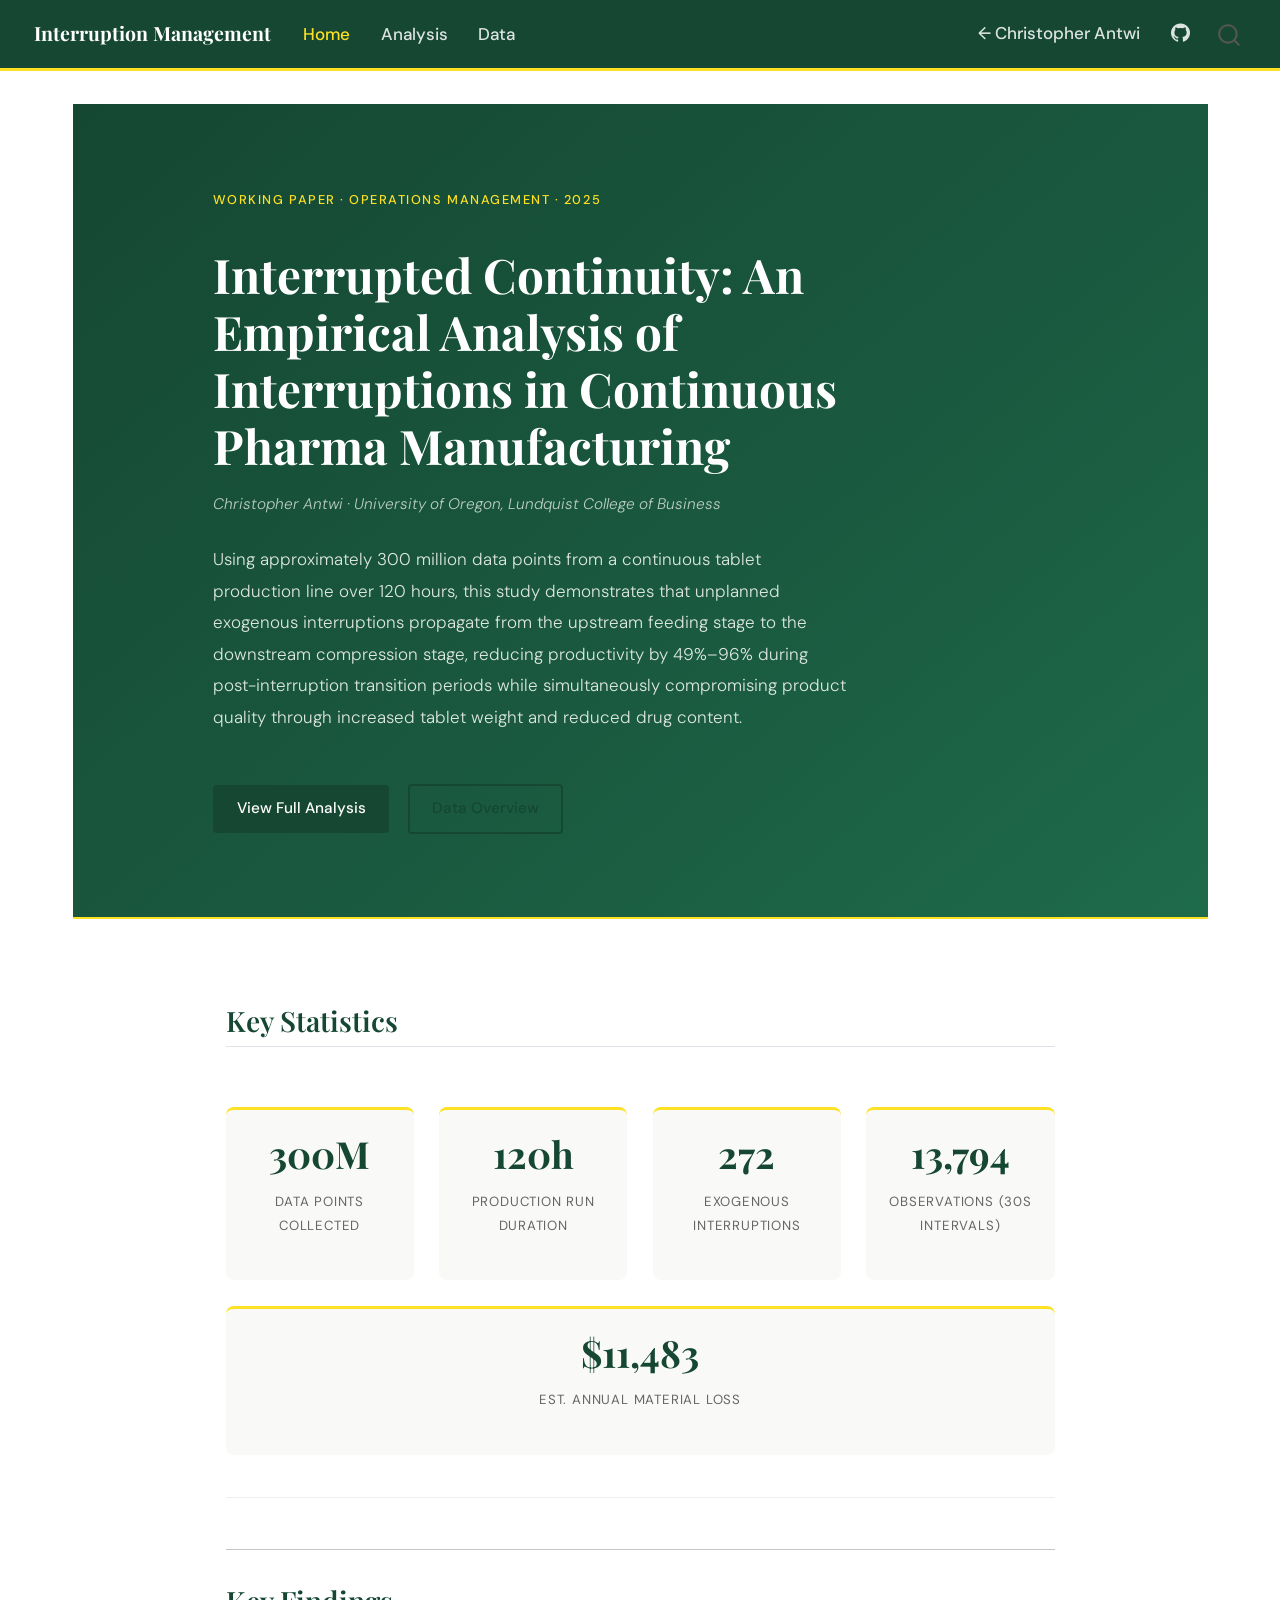
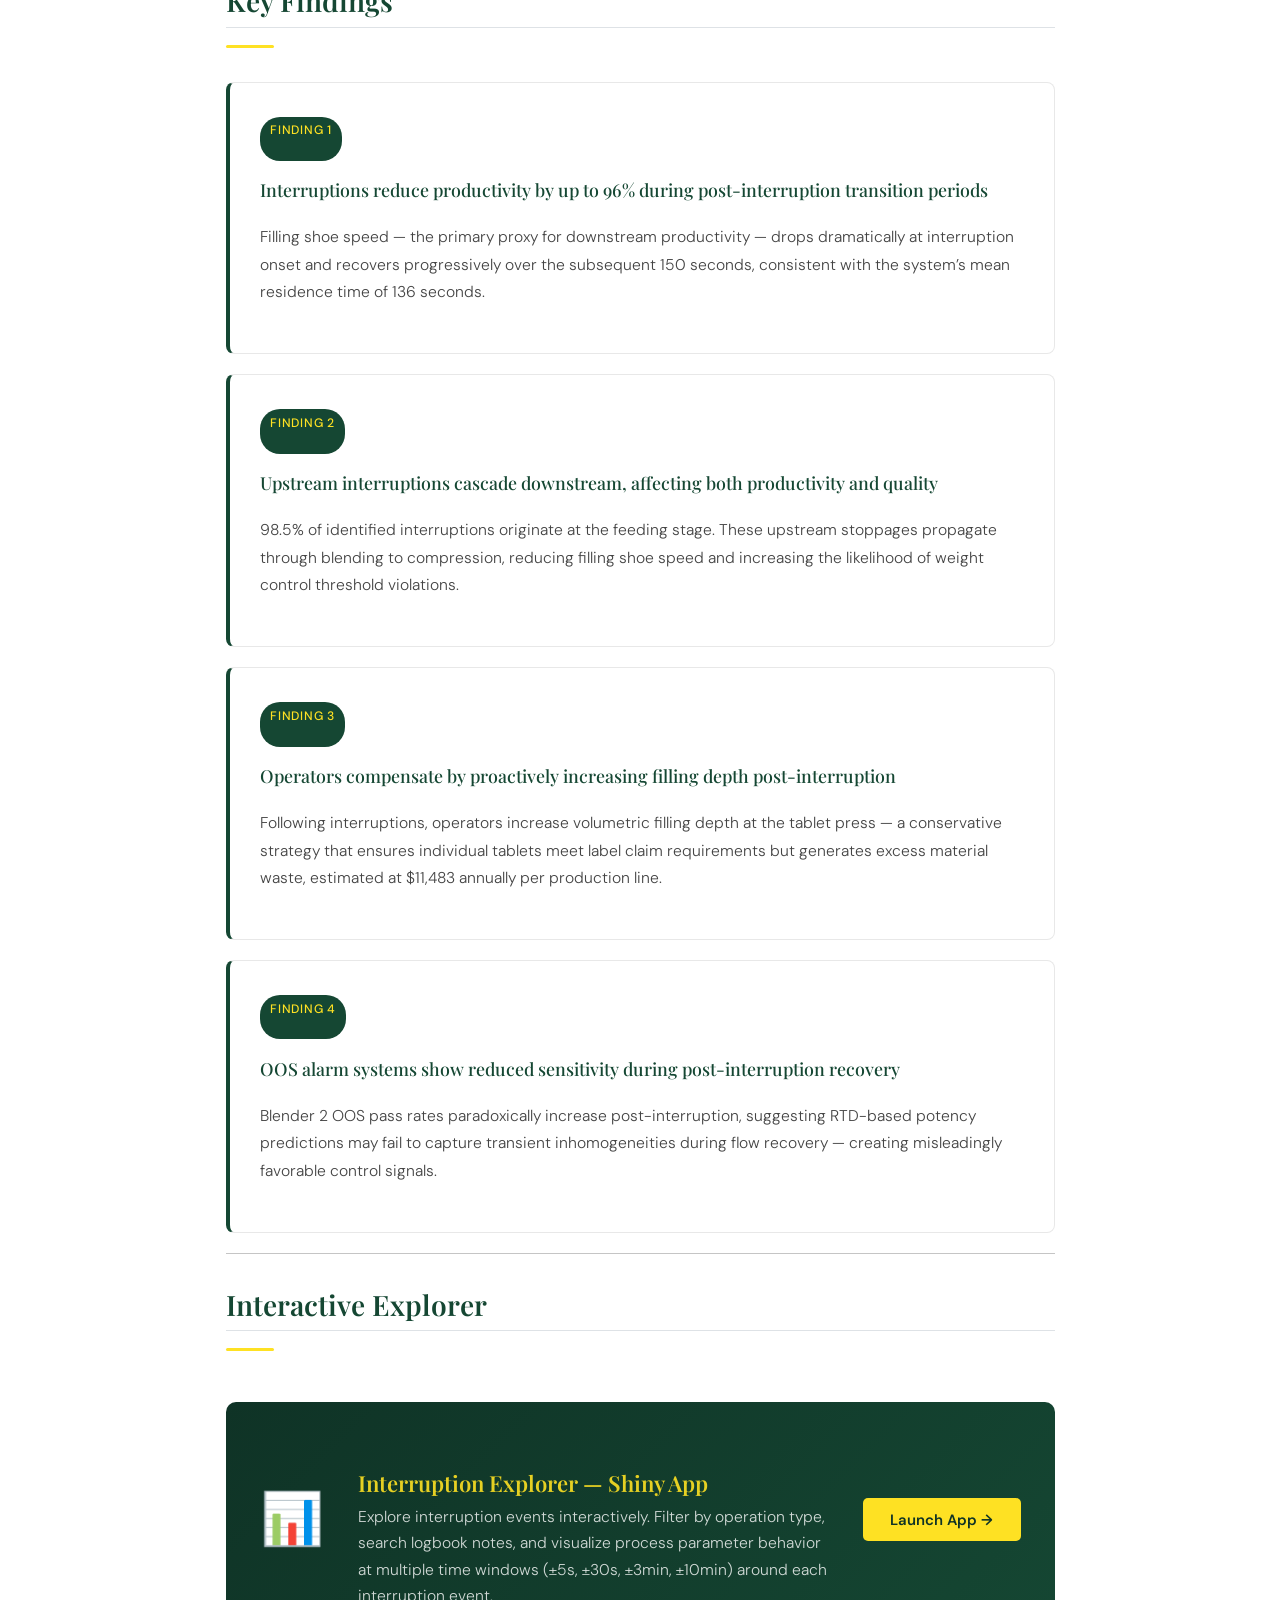
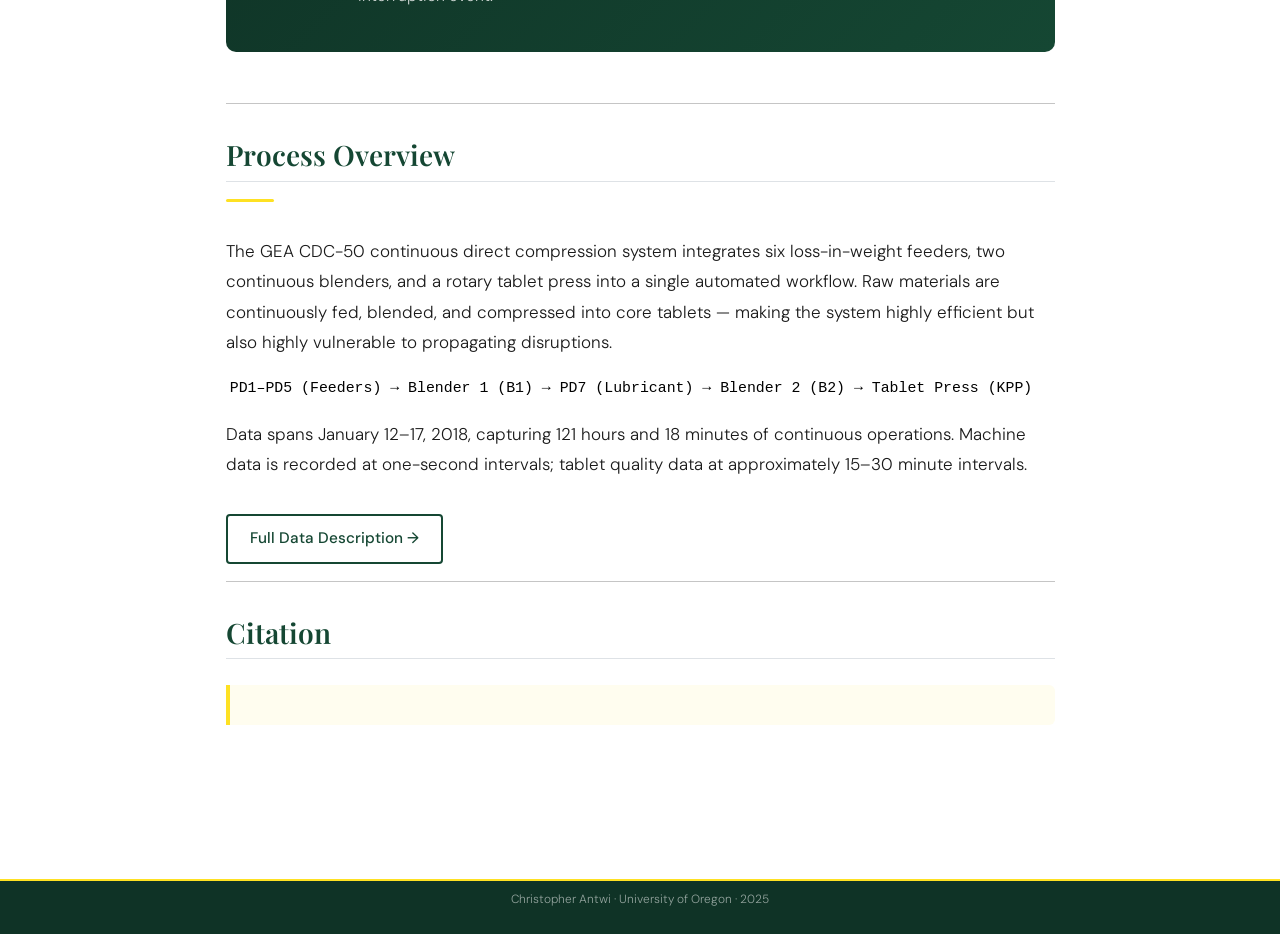
<file: docs/index.html>
<!DOCTYPE html>
<html xmlns="http://www.w3.org/1999/xhtml" lang="en" xml:lang="en"><head>

<meta charset="utf-8">
<meta name="generator" content="quarto-1.8.25">

<meta name="viewport" content="width=device-width, initial-scale=1.0, user-scalable=yes">


<title>Interruption Management</title>
<style>
code{white-space: pre-wrap;}
span.smallcaps{font-variant: small-caps;}
div.columns{display: flex; gap: min(4vw, 1.5em);}
div.column{flex: auto; overflow-x: auto;}
div.hanging-indent{margin-left: 1.5em; text-indent: -1.5em;}
ul.task-list{list-style: none;}
ul.task-list li input[type="checkbox"] {
  width: 0.8em;
  margin: 0 0.8em 0.2em -1em; /* quarto-specific, see https://github.com/quarto-dev/quarto-cli/issues/4556 */ 
  vertical-align: middle;
}
</style>


<script src="site_libs/quarto-nav/quarto-nav.js"></script>
<script src="site_libs/quarto-nav/headroom.min.js"></script>
<script src="site_libs/clipboard/clipboard.min.js"></script>
<script src="site_libs/quarto-search/autocomplete.umd.js"></script>
<script src="site_libs/quarto-search/fuse.min.js"></script>
<script src="site_libs/quarto-search/quarto-search.js"></script>
<meta name="quarto:offset" content="./">
<link href="./images/favicon.ico" rel="icon">
<script src="site_libs/quarto-html/quarto.js" type="module"></script>
<script src="site_libs/quarto-html/tabsets/tabsets.js" type="module"></script>
<script src="site_libs/quarto-html/axe/axe-check.js" type="module"></script>
<script src="site_libs/quarto-html/popper.min.js"></script>
<script src="site_libs/quarto-html/tippy.umd.min.js"></script>
<script src="site_libs/quarto-html/anchor.min.js"></script>
<link href="site_libs/quarto-html/tippy.css" rel="stylesheet">
<link href="site_libs/quarto-html/quarto-syntax-highlighting-7b89279ff1a6dce999919e0e67d4d9ec.css" rel="stylesheet" id="quarto-text-highlighting-styles">
<script src="site_libs/bootstrap/bootstrap.min.js"></script>
<link href="site_libs/bootstrap/bootstrap-icons.css" rel="stylesheet">
<link href="site_libs/bootstrap/bootstrap-b2ec62bb47985dcdabcf5dd55ac61442.min.css" rel="stylesheet" append-hash="true" id="quarto-bootstrap" data-mode="light">
<script id="quarto-search-options" type="application/json">{
  "location": "navbar",
  "copy-button": false,
  "collapse-after": 3,
  "panel-placement": "end",
  "type": "overlay",
  "limit": 50,
  "keyboard-shortcut": [
    "f",
    "/",
    "s"
  ],
  "show-item-context": false,
  "language": {
    "search-no-results-text": "No results",
    "search-matching-documents-text": "matching documents",
    "search-copy-link-title": "Copy link to search",
    "search-hide-matches-text": "Hide additional matches",
    "search-more-match-text": "more match in this document",
    "search-more-matches-text": "more matches in this document",
    "search-clear-button-title": "Clear",
    "search-text-placeholder": "",
    "search-detached-cancel-button-title": "Cancel",
    "search-submit-button-title": "Submit",
    "search-label": "Search"
  }
}</script>
<style>html{ scroll-behavior: smooth; }</style>


<link rel="stylesheet" href="styles.css">
</head>

<body class="nav-fixed quarto-light">

<div id="quarto-search-results"></div>
  <header id="quarto-header" class="headroom fixed-top">
    <nav class="navbar navbar-expand-lg " data-bs-theme="dark">
      <div class="navbar-container container-fluid">
      <div class="navbar-brand-container mx-auto">
    <a href="./index.html" class="navbar-brand navbar-brand-logo">
    </a>
    <a class="navbar-brand" href="./index.html">
    <span class="navbar-title">Interruption Management</span>
    </a>
  </div>
            <div id="quarto-search" class="" title="Search"></div>
          <button class="navbar-toggler" type="button" data-bs-toggle="collapse" data-bs-target="#navbarCollapse" aria-controls="navbarCollapse" role="menu" aria-expanded="false" aria-label="Toggle navigation" onclick="if (window.quartoToggleHeadroom) { window.quartoToggleHeadroom(); }">
  <span class="navbar-toggler-icon"></span>
</button>
          <div class="collapse navbar-collapse" id="navbarCollapse">
            <ul class="navbar-nav navbar-nav-scroll me-auto">
  <li class="nav-item">
    <a class="nav-link active" href="./index.html" aria-current="page"> 
<span class="menu-text">Home</span></a>
  </li>  
  <li class="nav-item">
    <a class="nav-link" href="./analysis.html"> 
<span class="menu-text">Analysis</span></a>
  </li>  
  <li class="nav-item">
    <a class="nav-link" href="./data.html"> 
<span class="menu-text">Data</span></a>
  </li>  
</ul>
            <ul class="navbar-nav navbar-nav-scroll ms-auto">
  <li class="nav-item">
    <a class="nav-link" href="https://christopher-antwi.github.io"> 
<span class="menu-text">← Christopher Antwi</span></a>
  </li>  
  <li class="nav-item compact">
    <a class="nav-link" href="https://github.com/Christopher-Antwi/Interruption-Management-Analysis"> <i class="bi bi-github" role="img" aria-label="GitHub">
</i> 
<span class="menu-text"></span></a>
  </li>  
</ul>
          </div> <!-- /navcollapse -->
            <div class="quarto-navbar-tools">
</div>
      </div> <!-- /container-fluid -->
    </nav>
</header>
<!-- content -->
<div id="quarto-content" class="quarto-container page-columns page-rows-contents page-layout-full page-navbar">
<!-- sidebar -->
<!-- margin-sidebar -->
    
<!-- main -->
<main class="content column-page" id="quarto-document-content"><header id="title-block-header" class="quarto-title-block"></header>




<div class="hero">
<div class="container">
<p><span class="hero-label">Working Paper · Operations Management · 2025</span></p>
<section id="interrupted-continuity-an-empirical-analysis-of-interruptions-in-continuous-pharma-manufacturing" class="level1">
<h1>Interrupted Continuity: An Empirical Analysis of Interruptions in Continuous Pharma Manufacturing</h1>
<div class="hero-meta">
<p>Christopher Antwi · University of Oregon, Lundquist College of Business</p>
</div>
<div class="hero-abstract">
<p>Using approximately 300 million data points from a continuous tablet production line over 120 hours, this study demonstrates that unplanned exogenous interruptions propagate from the upstream feeding stage to the downstream compression stage, reducing productivity by 49%–96% during post-interruption transition periods while simultaneously compromising product quality through increased tablet weight and reduced drug content.</p>
</div>
<p><a href="./analysis.html" class="btn-uo">View Full Analysis</a> <a href="./data.html" class="btn-uo-outline">Data Overview</a></p>
</section>
</div>
</div>
<div class="page-content">
<section id="key-statistics" class="level2">
<h2 class="anchored" data-anchor-id="key-statistics">Key Statistics</h2>
<div class="stats-row">
<div class="stat-card">
<div class="stat-number">
<p>300M</p>
</div>
<div class="stat-label">
<p>Data points collected</p>
</div>
</div>
<div class="stat-card">
<div class="stat-number">
<p>120h</p>
</div>
<div class="stat-label">
<p>Production run duration</p>
</div>
</div>
<div class="stat-card">
<div class="stat-number">
<p>272</p>
</div>
<div class="stat-label">
<p>Exogenous interruptions</p>
</div>
</div>
<div class="stat-card">
<div class="stat-number">
<p>13,794</p>
</div>
<div class="stat-label">
<p>Observations (30s intervals)</p>
</div>
</div>
<div class="stat-card">
<div class="stat-number">
<p>$11,483</p>
</div>
<div class="stat-label">
<p>Est. annual material loss</p>
</div>
</div>
</div>
<hr>
</section>
<section id="key-findings" class="level2">
<h2 class="anchored" data-anchor-id="key-findings">Key Findings</h2>
<div class="section-divider">

</div>
<div class="finding-card">
<div class="finding-number">
<p>Finding 1</p>
</div>
<div class="finding-title">
<p>Interruptions reduce productivity by up to 96% during post-interruption transition periods</p>
</div>
<div class="finding-desc">
<p>Filling shoe speed — the primary proxy for downstream productivity — drops dramatically at interruption onset and recovers progressively over the subsequent 150 seconds, consistent with the system’s mean residence time of 136 seconds.</p>
</div>
</div>
<div class="finding-card">
<div class="finding-number">
<p>Finding 2</p>
</div>
<div class="finding-title">
<p>Upstream interruptions cascade downstream, affecting both productivity and quality</p>
</div>
<div class="finding-desc">
<p>98.5% of identified interruptions originate at the feeding stage. These upstream stoppages propagate through blending to compression, reducing filling shoe speed and increasing the likelihood of weight control threshold violations.</p>
</div>
</div>
<div class="finding-card">
<div class="finding-number">
<p>Finding 3</p>
</div>
<div class="finding-title">
<p>Operators compensate by proactively increasing filling depth post-interruption</p>
</div>
<div class="finding-desc">
<p>Following interruptions, operators increase volumetric filling depth at the tablet press — a conservative strategy that ensures individual tablets meet label claim requirements but generates excess material waste, estimated at $11,483 annually per production line.</p>
</div>
</div>
<div class="finding-card">
<div class="finding-number">
<p>Finding 4</p>
</div>
<div class="finding-title">
<p>OOS alarm systems show reduced sensitivity during post-interruption recovery</p>
</div>
<div class="finding-desc">
<p>Blender 2 OOS pass rates paradoxically increase post-interruption, suggesting RTD-based potency predictions may fail to capture transient inhomogeneities during flow recovery — creating misleadingly favorable control signals.</p>
</div>
</div>
<hr>
</section>
<section id="interactive-explorer" class="level2">
<h2 class="anchored" data-anchor-id="interactive-explorer">Interactive Explorer</h2>
<div class="section-divider">

</div>
<div class="shiny-cta">
<div class="cta-icon">
<p>📊</p>
</div>
<section id="interruption-explorer-shiny-app" class="level3 cta-text">
<h3 class="anchored" data-anchor-id="interruption-explorer-shiny-app">Interruption Explorer — Shiny App</h3>
<p>Explore interruption events interactively. Filter by operation type, search logbook notes, and visualize process parameter behavior at multiple time windows (±5s, ±30s, ±3min, ±10min) around each interruption event.</p>
</section>
<p><a href="https://cantwi.shinyapps.io/interruption-explorer" class="cta-btn">Launch App →</a></p>
</div>
<hr>
</section>
<section id="process-overview" class="level2">
<h2 class="anchored" data-anchor-id="process-overview">Process Overview</h2>
<div class="section-divider">

</div>
<p>The GEA CDC-50 continuous direct compression system integrates six loss-in-weight feeders, two continuous blenders, and a rotary tablet press into a single automated workflow. Raw materials are continuously fed, blended, and compressed into core tablets — making the system highly efficient but also highly vulnerable to propagating disruptions.</p>
<pre><code>PD1–PD5 (Feeders) → Blender 1 (B1) → PD7 (Lubricant) → Blender 2 (B2) → Tablet Press (KPP)</code></pre>
<p>Data spans January 12–17, 2018, capturing 121 hours and 18 minutes of continuous operations. Machine data is recorded at one-second intervals; tablet quality data at approximately 15–30 minute intervals.</p>
<p><a href="./data.html" class="btn-uo-outline">Full Data Description →</a></p>
<hr>
</section>
<section id="citation" class="level2">
<h2 class="anchored" data-anchor-id="citation">Citation</h2>
<div class="highlight-box">

</div>
</section>
</div>



</main> <!-- /main -->
<script id="quarto-html-after-body" type="application/javascript">
  window.document.addEventListener("DOMContentLoaded", function (event) {
    const icon = "";
    const anchorJS = new window.AnchorJS();
    anchorJS.options = {
      placement: 'right',
      icon: icon
    };
    anchorJS.add('.anchored');
    const isCodeAnnotation = (el) => {
      for (const clz of el.classList) {
        if (clz.startsWith('code-annotation-')) {                     
          return true;
        }
      }
      return false;
    }
    const onCopySuccess = function(e) {
      // button target
      const button = e.trigger;
      // don't keep focus
      button.blur();
      // flash "checked"
      button.classList.add('code-copy-button-checked');
      var currentTitle = button.getAttribute("title");
      button.setAttribute("title", "Copied!");
      let tooltip;
      if (window.bootstrap) {
        button.setAttribute("data-bs-toggle", "tooltip");
        button.setAttribute("data-bs-placement", "left");
        button.setAttribute("data-bs-title", "Copied!");
        tooltip = new bootstrap.Tooltip(button, 
          { trigger: "manual", 
            customClass: "code-copy-button-tooltip",
            offset: [0, -8]});
        tooltip.show();    
      }
      setTimeout(function() {
        if (tooltip) {
          tooltip.hide();
          button.removeAttribute("data-bs-title");
          button.removeAttribute("data-bs-toggle");
          button.removeAttribute("data-bs-placement");
        }
        button.setAttribute("title", currentTitle);
        button.classList.remove('code-copy-button-checked');
      }, 1000);
      // clear code selection
      e.clearSelection();
    }
    const getTextToCopy = function(trigger) {
      const outerScaffold = trigger.parentElement.cloneNode(true);
      const codeEl = outerScaffold.querySelector('code');
      for (const childEl of codeEl.children) {
        if (isCodeAnnotation(childEl)) {
          childEl.remove();
        }
      }
      return codeEl.innerText;
    }
    const clipboard = new window.ClipboardJS('.code-copy-button:not([data-in-quarto-modal])', {
      text: getTextToCopy
    });
    clipboard.on('success', onCopySuccess);
    if (window.document.getElementById('quarto-embedded-source-code-modal')) {
      const clipboardModal = new window.ClipboardJS('.code-copy-button[data-in-quarto-modal]', {
        text: getTextToCopy,
        container: window.document.getElementById('quarto-embedded-source-code-modal')
      });
      clipboardModal.on('success', onCopySuccess);
    }
      var localhostRegex = new RegExp(/^(?:http|https):\/\/localhost\:?[0-9]*\//);
      var mailtoRegex = new RegExp(/^mailto:/);
        var filterRegex = new RegExp('/' + window.location.host + '/');
      var isInternal = (href) => {
          return filterRegex.test(href) || localhostRegex.test(href) || mailtoRegex.test(href);
      }
      // Inspect non-navigation links and adorn them if external
     var links = window.document.querySelectorAll('a[href]:not(.nav-link):not(.navbar-brand):not(.toc-action):not(.sidebar-link):not(.sidebar-item-toggle):not(.pagination-link):not(.no-external):not([aria-hidden]):not(.dropdown-item):not(.quarto-navigation-tool):not(.about-link)');
      for (var i=0; i<links.length; i++) {
        const link = links[i];
        if (!isInternal(link.href)) {
          // undo the damage that might have been done by quarto-nav.js in the case of
          // links that we want to consider external
          if (link.dataset.originalHref !== undefined) {
            link.href = link.dataset.originalHref;
          }
        }
      }
    function tippyHover(el, contentFn, onTriggerFn, onUntriggerFn) {
      const config = {
        allowHTML: true,
        maxWidth: 500,
        delay: 100,
        arrow: false,
        appendTo: function(el) {
            return el.parentElement;
        },
        interactive: true,
        interactiveBorder: 10,
        theme: 'quarto',
        placement: 'bottom-start',
      };
      if (contentFn) {
        config.content = contentFn;
      }
      if (onTriggerFn) {
        config.onTrigger = onTriggerFn;
      }
      if (onUntriggerFn) {
        config.onUntrigger = onUntriggerFn;
      }
      window.tippy(el, config); 
    }
    const noterefs = window.document.querySelectorAll('a[role="doc-noteref"]');
    for (var i=0; i<noterefs.length; i++) {
      const ref = noterefs[i];
      tippyHover(ref, function() {
        // use id or data attribute instead here
        let href = ref.getAttribute('data-footnote-href') || ref.getAttribute('href');
        try { href = new URL(href).hash; } catch {}
        const id = href.replace(/^#\/?/, "");
        const note = window.document.getElementById(id);
        if (note) {
          return note.innerHTML;
        } else {
          return "";
        }
      });
    }
    const xrefs = window.document.querySelectorAll('a.quarto-xref');
    const processXRef = (id, note) => {
      // Strip column container classes
      const stripColumnClz = (el) => {
        el.classList.remove("page-full", "page-columns");
        if (el.children) {
          for (const child of el.children) {
            stripColumnClz(child);
          }
        }
      }
      stripColumnClz(note)
      if (id === null || id.startsWith('sec-')) {
        // Special case sections, only their first couple elements
        const container = document.createElement("div");
        if (note.children && note.children.length > 2) {
          container.appendChild(note.children[0].cloneNode(true));
          for (let i = 1; i < note.children.length; i++) {
            const child = note.children[i];
            if (child.tagName === "P" && child.innerText === "") {
              continue;
            } else {
              container.appendChild(child.cloneNode(true));
              break;
            }
          }
          if (window.Quarto?.typesetMath) {
            window.Quarto.typesetMath(container);
          }
          return container.innerHTML
        } else {
          if (window.Quarto?.typesetMath) {
            window.Quarto.typesetMath(note);
          }
          return note.innerHTML;
        }
      } else {
        // Remove any anchor links if they are present
        const anchorLink = note.querySelector('a.anchorjs-link');
        if (anchorLink) {
          anchorLink.remove();
        }
        if (window.Quarto?.typesetMath) {
          window.Quarto.typesetMath(note);
        }
        if (note.classList.contains("callout")) {
          return note.outerHTML;
        } else {
          return note.innerHTML;
        }
      }
    }
    for (var i=0; i<xrefs.length; i++) {
      const xref = xrefs[i];
      tippyHover(xref, undefined, function(instance) {
        instance.disable();
        let url = xref.getAttribute('href');
        let hash = undefined; 
        if (url.startsWith('#')) {
          hash = url;
        } else {
          try { hash = new URL(url).hash; } catch {}
        }
        if (hash) {
          const id = hash.replace(/^#\/?/, "");
          const note = window.document.getElementById(id);
          if (note !== null) {
            try {
              const html = processXRef(id, note.cloneNode(true));
              instance.setContent(html);
            } finally {
              instance.enable();
              instance.show();
            }
          } else {
            // See if we can fetch this
            fetch(url.split('#')[0])
            .then(res => res.text())
            .then(html => {
              const parser = new DOMParser();
              const htmlDoc = parser.parseFromString(html, "text/html");
              const note = htmlDoc.getElementById(id);
              if (note !== null) {
                const html = processXRef(id, note);
                instance.setContent(html);
              } 
            }).finally(() => {
              instance.enable();
              instance.show();
            });
          }
        } else {
          // See if we can fetch a full url (with no hash to target)
          // This is a special case and we should probably do some content thinning / targeting
          fetch(url)
          .then(res => res.text())
          .then(html => {
            const parser = new DOMParser();
            const htmlDoc = parser.parseFromString(html, "text/html");
            const note = htmlDoc.querySelector('main.content');
            if (note !== null) {
              // This should only happen for chapter cross references
              // (since there is no id in the URL)
              // remove the first header
              if (note.children.length > 0 && note.children[0].tagName === "HEADER") {
                note.children[0].remove();
              }
              const html = processXRef(null, note);
              instance.setContent(html);
            } 
          }).finally(() => {
            instance.enable();
            instance.show();
          });
        }
      }, function(instance) {
      });
    }
        let selectedAnnoteEl;
        const selectorForAnnotation = ( cell, annotation) => {
          let cellAttr = 'data-code-cell="' + cell + '"';
          let lineAttr = 'data-code-annotation="' +  annotation + '"';
          const selector = 'span[' + cellAttr + '][' + lineAttr + ']';
          return selector;
        }
        const selectCodeLines = (annoteEl) => {
          const doc = window.document;
          const targetCell = annoteEl.getAttribute("data-target-cell");
          const targetAnnotation = annoteEl.getAttribute("data-target-annotation");
          const annoteSpan = window.document.querySelector(selectorForAnnotation(targetCell, targetAnnotation));
          const lines = annoteSpan.getAttribute("data-code-lines").split(",");
          const lineIds = lines.map((line) => {
            return targetCell + "-" + line;
          })
          let top = null;
          let height = null;
          let parent = null;
          if (lineIds.length > 0) {
              //compute the position of the single el (top and bottom and make a div)
              const el = window.document.getElementById(lineIds[0]);
              top = el.offsetTop;
              height = el.offsetHeight;
              parent = el.parentElement.parentElement;
            if (lineIds.length > 1) {
              const lastEl = window.document.getElementById(lineIds[lineIds.length - 1]);
              const bottom = lastEl.offsetTop + lastEl.offsetHeight;
              height = bottom - top;
            }
            if (top !== null && height !== null && parent !== null) {
              // cook up a div (if necessary) and position it 
              let div = window.document.getElementById("code-annotation-line-highlight");
              if (div === null) {
                div = window.document.createElement("div");
                div.setAttribute("id", "code-annotation-line-highlight");
                div.style.position = 'absolute';
                parent.appendChild(div);
              }
              div.style.top = top - 2 + "px";
              div.style.height = height + 4 + "px";
              div.style.left = 0;
              let gutterDiv = window.document.getElementById("code-annotation-line-highlight-gutter");
              if (gutterDiv === null) {
                gutterDiv = window.document.createElement("div");
                gutterDiv.setAttribute("id", "code-annotation-line-highlight-gutter");
                gutterDiv.style.position = 'absolute';
                const codeCell = window.document.getElementById(targetCell);
                const gutter = codeCell.querySelector('.code-annotation-gutter');
                gutter.appendChild(gutterDiv);
              }
              gutterDiv.style.top = top - 2 + "px";
              gutterDiv.style.height = height + 4 + "px";
            }
            selectedAnnoteEl = annoteEl;
          }
        };
        const unselectCodeLines = () => {
          const elementsIds = ["code-annotation-line-highlight", "code-annotation-line-highlight-gutter"];
          elementsIds.forEach((elId) => {
            const div = window.document.getElementById(elId);
            if (div) {
              div.remove();
            }
          });
          selectedAnnoteEl = undefined;
        };
          // Handle positioning of the toggle
      window.addEventListener(
        "resize",
        throttle(() => {
          elRect = undefined;
          if (selectedAnnoteEl) {
            selectCodeLines(selectedAnnoteEl);
          }
        }, 10)
      );
      function throttle(fn, ms) {
      let throttle = false;
      let timer;
        return (...args) => {
          if(!throttle) { // first call gets through
              fn.apply(this, args);
              throttle = true;
          } else { // all the others get throttled
              if(timer) clearTimeout(timer); // cancel #2
              timer = setTimeout(() => {
                fn.apply(this, args);
                timer = throttle = false;
              }, ms);
          }
        };
      }
        // Attach click handler to the DT
        const annoteDls = window.document.querySelectorAll('dt[data-target-cell]');
        for (const annoteDlNode of annoteDls) {
          annoteDlNode.addEventListener('click', (event) => {
            const clickedEl = event.target;
            if (clickedEl !== selectedAnnoteEl) {
              unselectCodeLines();
              const activeEl = window.document.querySelector('dt[data-target-cell].code-annotation-active');
              if (activeEl) {
                activeEl.classList.remove('code-annotation-active');
              }
              selectCodeLines(clickedEl);
              clickedEl.classList.add('code-annotation-active');
            } else {
              // Unselect the line
              unselectCodeLines();
              clickedEl.classList.remove('code-annotation-active');
            }
          });
        }
    const findCites = (el) => {
      const parentEl = el.parentElement;
      if (parentEl) {
        const cites = parentEl.dataset.cites;
        if (cites) {
          return {
            el,
            cites: cites.split(' ')
          };
        } else {
          return findCites(el.parentElement)
        }
      } else {
        return undefined;
      }
    };
    var bibliorefs = window.document.querySelectorAll('a[role="doc-biblioref"]');
    for (var i=0; i<bibliorefs.length; i++) {
      const ref = bibliorefs[i];
      const citeInfo = findCites(ref);
      if (citeInfo) {
        tippyHover(citeInfo.el, function() {
          var popup = window.document.createElement('div');
          citeInfo.cites.forEach(function(cite) {
            var citeDiv = window.document.createElement('div');
            citeDiv.classList.add('hanging-indent');
            citeDiv.classList.add('csl-entry');
            var biblioDiv = window.document.getElementById('ref-' + cite);
            if (biblioDiv) {
              citeDiv.innerHTML = biblioDiv.innerHTML;
            }
            popup.appendChild(citeDiv);
          });
          return popup.innerHTML;
        });
      }
    }
  });
  </script>
</div> <!-- /content -->
<footer class="footer">
  <div class="nav-footer">
    <div class="nav-footer-left">
      &nbsp;
    </div>   
    <div class="nav-footer-center">
<p>Christopher Antwi · University of Oregon · 2025</p>
</div>
    <div class="nav-footer-right">
      &nbsp;
    </div>
  </div>
</footer>




<script src="site_libs/quarto-html/zenscroll-min.js"></script>
</body></html>
</file>
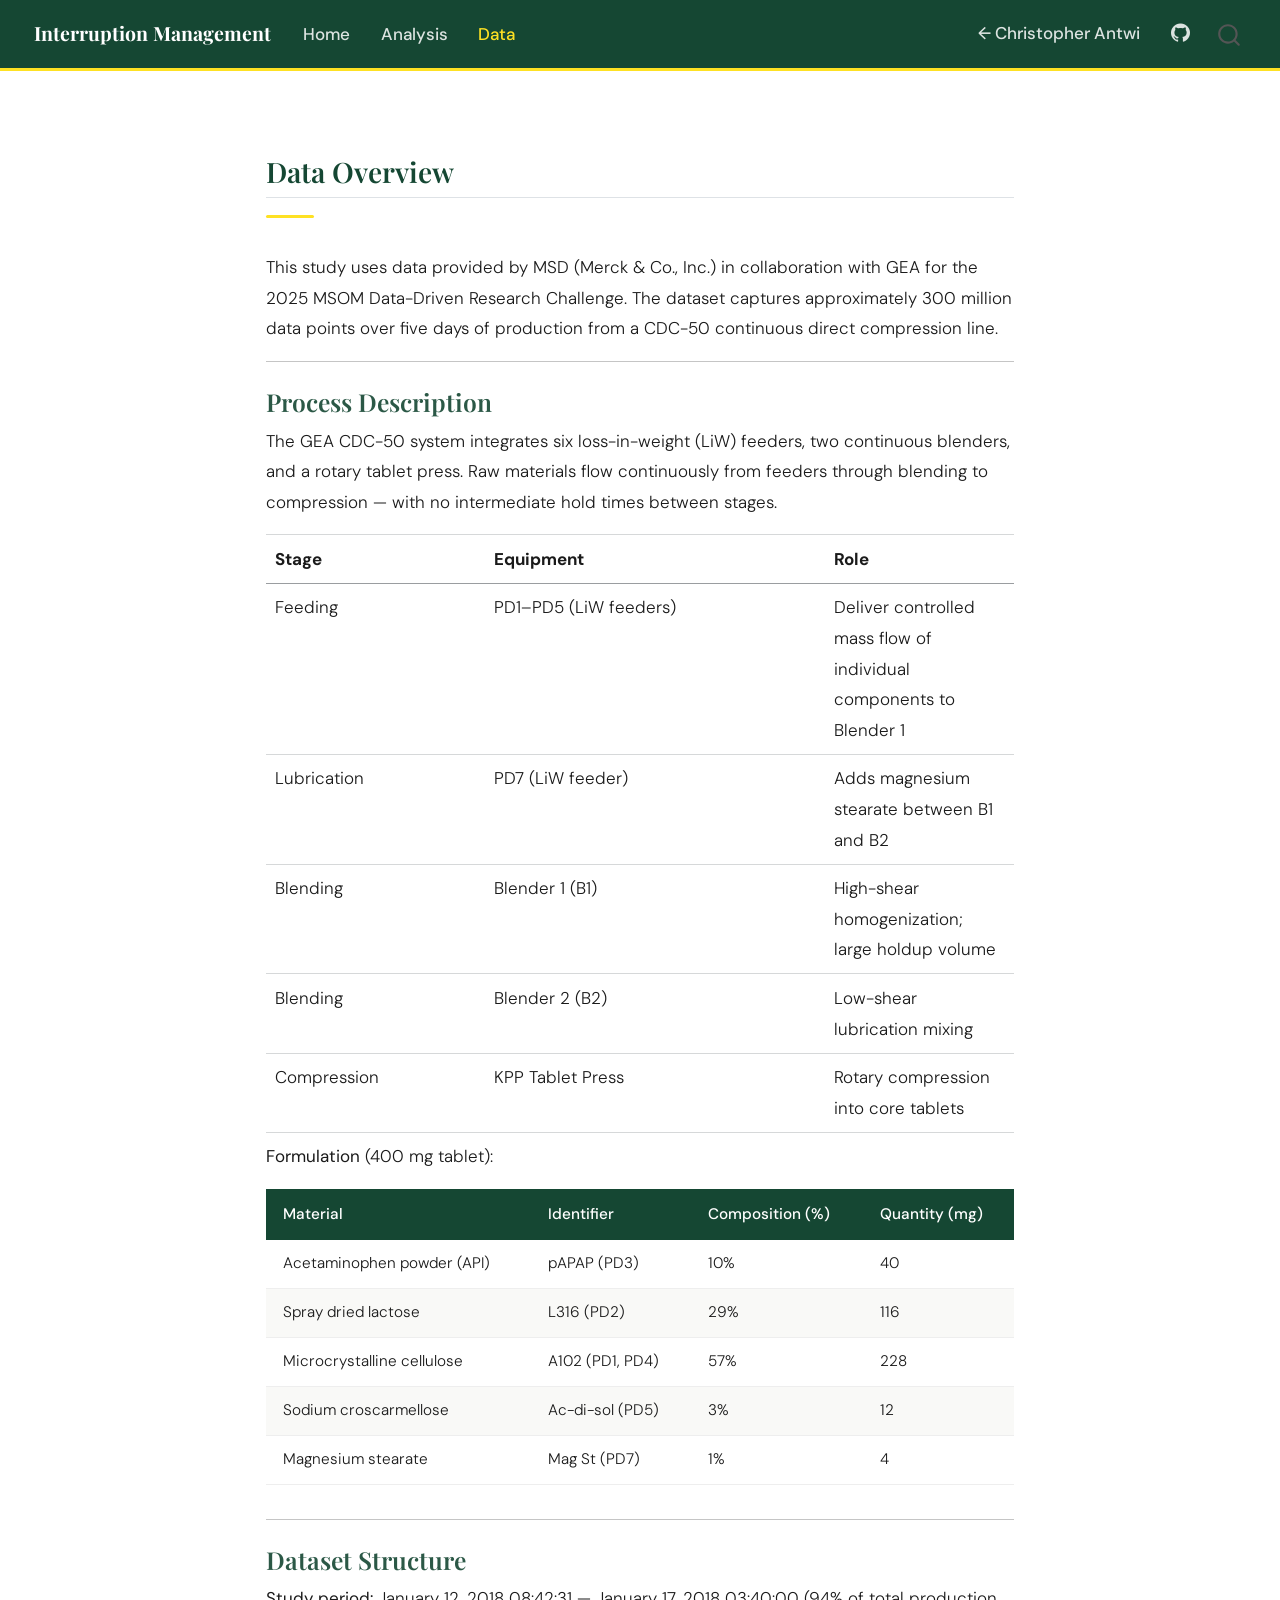
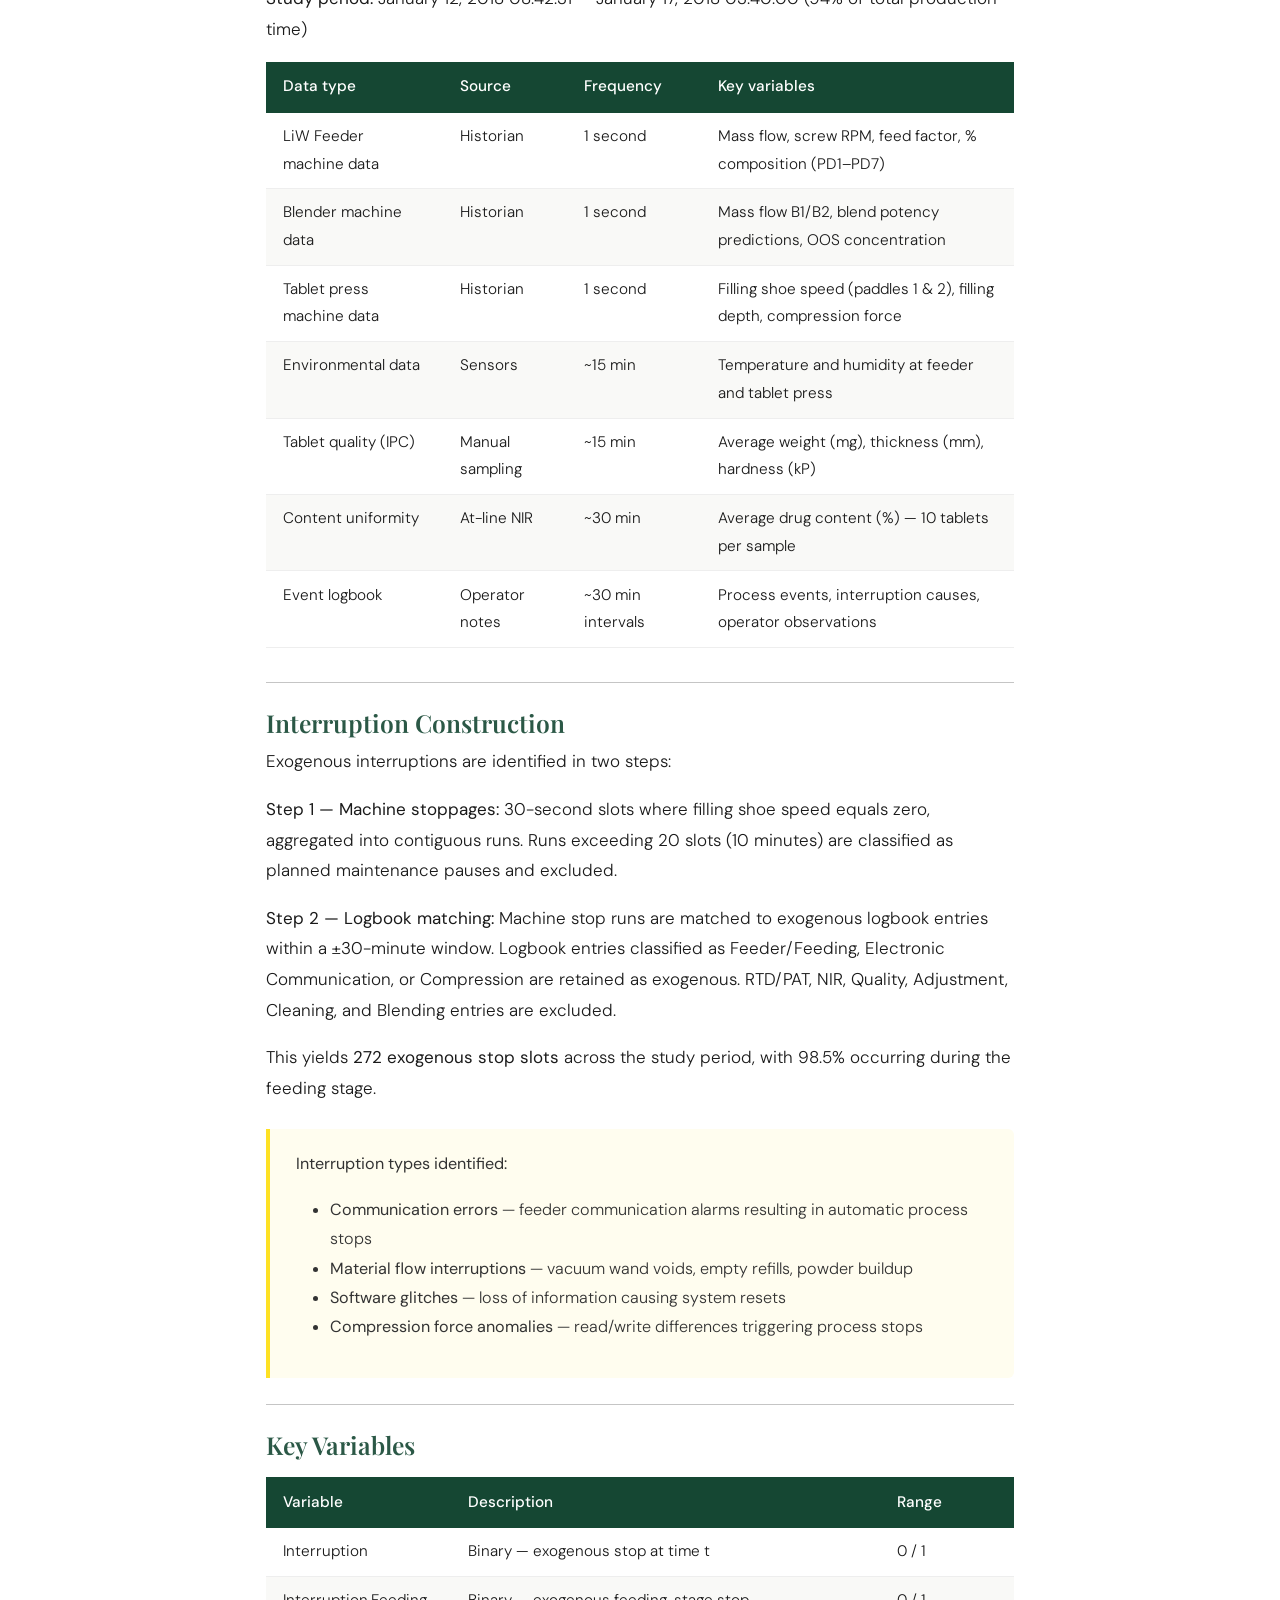
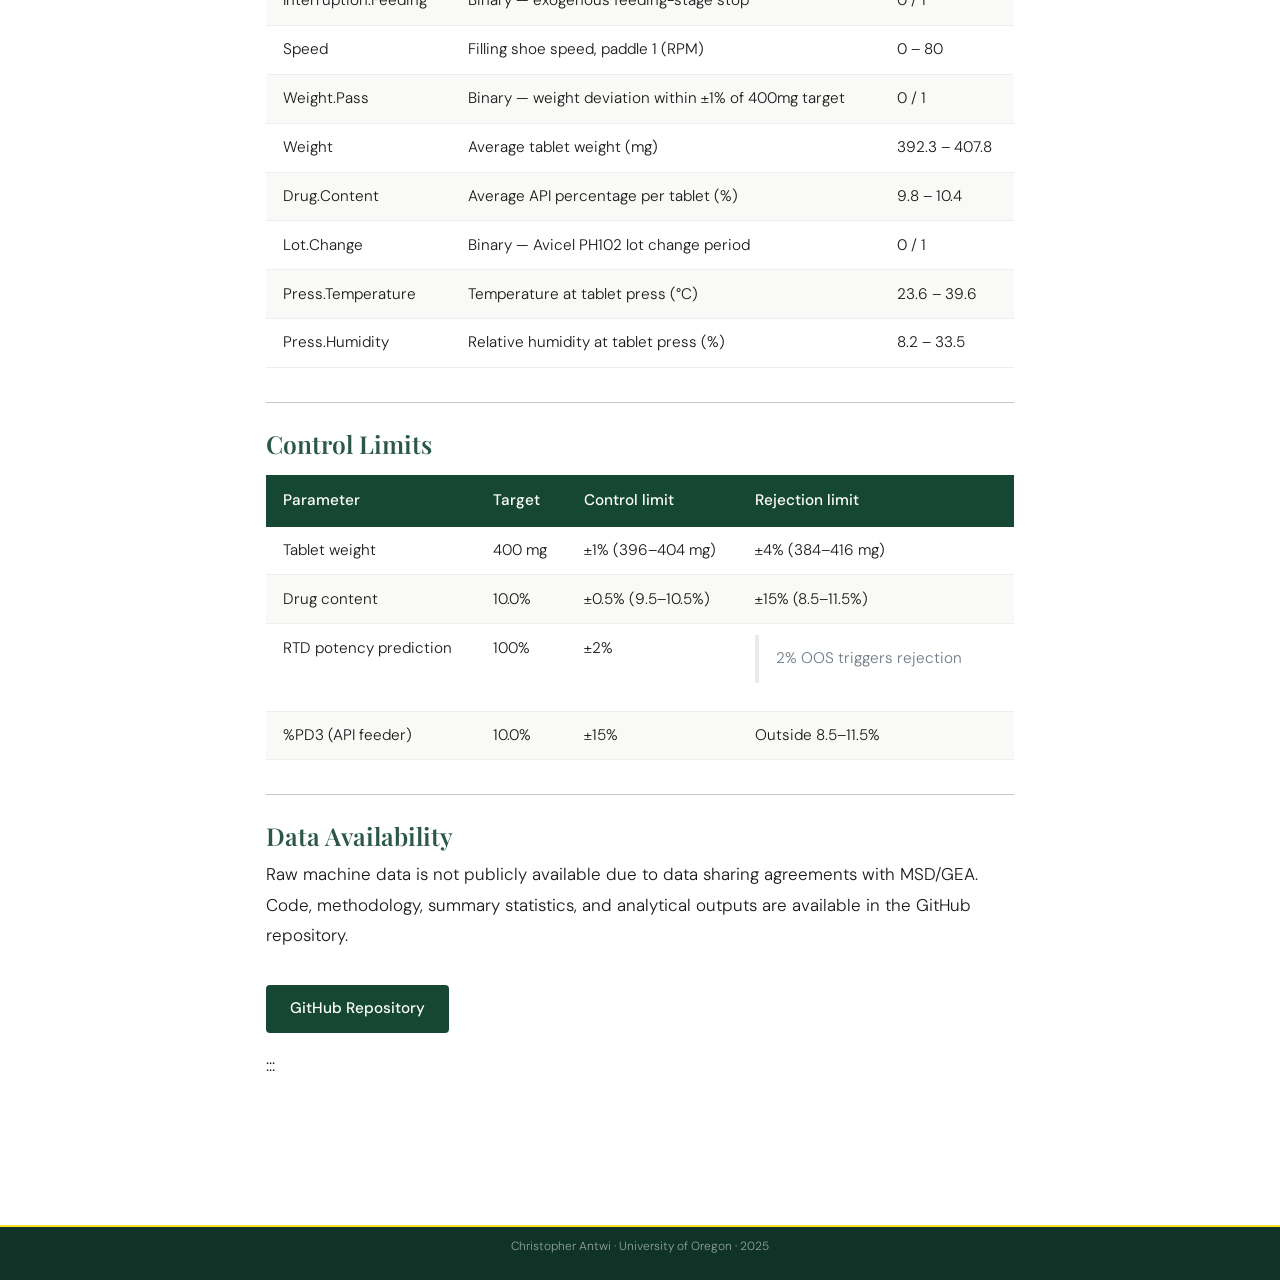
<file: docs/data.html>
<!DOCTYPE html>
<html xmlns="http://www.w3.org/1999/xhtml" lang="en" xml:lang="en"><head>

<meta charset="utf-8">
<meta name="generator" content="quarto-1.8.25">

<meta name="viewport" content="width=device-width, initial-scale=1.0, user-scalable=yes">


<title>Data – Interruption Management</title>
<style>
code{white-space: pre-wrap;}
span.smallcaps{font-variant: small-caps;}
div.columns{display: flex; gap: min(4vw, 1.5em);}
div.column{flex: auto; overflow-x: auto;}
div.hanging-indent{margin-left: 1.5em; text-indent: -1.5em;}
ul.task-list{list-style: none;}
ul.task-list li input[type="checkbox"] {
  width: 0.8em;
  margin: 0 0.8em 0.2em -1em; /* quarto-specific, see https://github.com/quarto-dev/quarto-cli/issues/4556 */ 
  vertical-align: middle;
}
</style>


<script src="site_libs/quarto-nav/quarto-nav.js"></script>
<script src="site_libs/quarto-nav/headroom.min.js"></script>
<script src="site_libs/clipboard/clipboard.min.js"></script>
<script src="site_libs/quarto-search/autocomplete.umd.js"></script>
<script src="site_libs/quarto-search/fuse.min.js"></script>
<script src="site_libs/quarto-search/quarto-search.js"></script>
<meta name="quarto:offset" content="./">
<link href="./images/favicon.ico" rel="icon">
<script src="site_libs/quarto-html/quarto.js" type="module"></script>
<script src="site_libs/quarto-html/tabsets/tabsets.js" type="module"></script>
<script src="site_libs/quarto-html/axe/axe-check.js" type="module"></script>
<script src="site_libs/quarto-html/popper.min.js"></script>
<script src="site_libs/quarto-html/tippy.umd.min.js"></script>
<script src="site_libs/quarto-html/anchor.min.js"></script>
<link href="site_libs/quarto-html/tippy.css" rel="stylesheet">
<link href="site_libs/quarto-html/quarto-syntax-highlighting-7b89279ff1a6dce999919e0e67d4d9ec.css" rel="stylesheet" id="quarto-text-highlighting-styles">
<script src="site_libs/bootstrap/bootstrap.min.js"></script>
<link href="site_libs/bootstrap/bootstrap-icons.css" rel="stylesheet">
<link href="site_libs/bootstrap/bootstrap-b2ec62bb47985dcdabcf5dd55ac61442.min.css" rel="stylesheet" append-hash="true" id="quarto-bootstrap" data-mode="light">
<script id="quarto-search-options" type="application/json">{
  "location": "navbar",
  "copy-button": false,
  "collapse-after": 3,
  "panel-placement": "end",
  "type": "overlay",
  "limit": 50,
  "keyboard-shortcut": [
    "f",
    "/",
    "s"
  ],
  "show-item-context": false,
  "language": {
    "search-no-results-text": "No results",
    "search-matching-documents-text": "matching documents",
    "search-copy-link-title": "Copy link to search",
    "search-hide-matches-text": "Hide additional matches",
    "search-more-match-text": "more match in this document",
    "search-more-matches-text": "more matches in this document",
    "search-clear-button-title": "Clear",
    "search-text-placeholder": "",
    "search-detached-cancel-button-title": "Cancel",
    "search-submit-button-title": "Submit",
    "search-label": "Search"
  }
}</script>
<style>html{ scroll-behavior: smooth; }</style>


<link rel="stylesheet" href="styles.css">
</head>

<body class="nav-fixed fullcontent quarto-light">

<div id="quarto-search-results"></div>
  <header id="quarto-header" class="headroom fixed-top">
    <nav class="navbar navbar-expand-lg " data-bs-theme="dark">
      <div class="navbar-container container-fluid">
      <div class="navbar-brand-container mx-auto">
    <a href="./index.html" class="navbar-brand navbar-brand-logo">
    </a>
    <a class="navbar-brand" href="./index.html">
    <span class="navbar-title">Interruption Management</span>
    </a>
  </div>
            <div id="quarto-search" class="" title="Search"></div>
          <button class="navbar-toggler" type="button" data-bs-toggle="collapse" data-bs-target="#navbarCollapse" aria-controls="navbarCollapse" role="menu" aria-expanded="false" aria-label="Toggle navigation" onclick="if (window.quartoToggleHeadroom) { window.quartoToggleHeadroom(); }">
  <span class="navbar-toggler-icon"></span>
</button>
          <div class="collapse navbar-collapse" id="navbarCollapse">
            <ul class="navbar-nav navbar-nav-scroll me-auto">
  <li class="nav-item">
    <a class="nav-link" href="./index.html"> 
<span class="menu-text">Home</span></a>
  </li>  
  <li class="nav-item">
    <a class="nav-link" href="./analysis.html"> 
<span class="menu-text">Analysis</span></a>
  </li>  
  <li class="nav-item">
    <a class="nav-link active" href="./data.html" aria-current="page"> 
<span class="menu-text">Data</span></a>
  </li>  
</ul>
            <ul class="navbar-nav navbar-nav-scroll ms-auto">
  <li class="nav-item">
    <a class="nav-link" href="https://christopher-antwi.github.io"> 
<span class="menu-text">← Christopher Antwi</span></a>
  </li>  
  <li class="nav-item compact">
    <a class="nav-link" href="https://github.com/Christopher-Antwi/Interruption-Management-Analysis"> <i class="bi bi-github" role="img" aria-label="GitHub">
</i> 
<span class="menu-text"></span></a>
  </li>  
</ul>
          </div> <!-- /navcollapse -->
            <div class="quarto-navbar-tools">
</div>
      </div> <!-- /container-fluid -->
    </nav>
</header>
<!-- content -->
<div id="quarto-content" class="quarto-container page-columns page-rows-contents page-layout-article page-navbar">
<!-- sidebar -->
<!-- margin-sidebar -->
    
<!-- main -->
<main class="content" id="quarto-document-content">

<header id="title-block-header" class="quarto-title-block default">
<div class="quarto-title">
<h1 class="title">Data</h1>
</div>



<div class="quarto-title-meta">

    
  
    
  </div>
  


</header>


<section id="data-overview" class="level2 page-content">
<h2 class="anchored" data-anchor-id="data-overview">Data Overview</h2>
<div class="section-divider">

</div>
<p>This study uses data provided by MSD (Merck &amp; Co., Inc.) in collaboration with GEA for the 2025 MSOM Data-Driven Research Challenge. The dataset captures approximately 300 million data points over five days of production from a CDC-50 continuous direct compression line.</p>
<hr>
<section id="process-description" class="level3">
<h3 class="anchored" data-anchor-id="process-description">Process Description</h3>
<p>The GEA CDC-50 system integrates six loss-in-weight (LiW) feeders, two continuous blenders, and a rotary tablet press. Raw materials flow continuously from feeders through blending to compression — with no intermediate hold times between stages.</p>
<table class="caption-top table">
<colgroup>
<col style="width: 29%">
<col style="width: 45%">
<col style="width: 25%">
</colgroup>
<thead>
<tr class="header">
<th>Stage</th>
<th>Equipment</th>
<th>Role</th>
</tr>
</thead>
<tbody>
<tr class="odd">
<td>Feeding</td>
<td>PD1–PD5 (LiW feeders)</td>
<td>Deliver controlled mass flow of individual components to Blender 1</td>
</tr>
<tr class="even">
<td>Lubrication</td>
<td>PD7 (LiW feeder)</td>
<td>Adds magnesium stearate between B1 and B2</td>
</tr>
<tr class="odd">
<td>Blending</td>
<td>Blender 1 (B1)</td>
<td>High-shear homogenization; large holdup volume</td>
</tr>
<tr class="even">
<td>Blending</td>
<td>Blender 2 (B2)</td>
<td>Low-shear lubrication mixing</td>
</tr>
<tr class="odd">
<td>Compression</td>
<td>KPP Tablet Press</td>
<td>Rotary compression into core tablets</td>
</tr>
</tbody>
</table>
<p><strong>Formulation</strong> (400 mg tablet):</p>
<table class="data-table">
<thead>
<tr>
<th>
Material
</th>
<th>
Identifier
</th>
<th>
Composition (%)
</th>
<th>
Quantity (mg)
</th>
</tr>
</thead>
<tbody>
<tr>
<td>
Acetaminophen powder (API)
</td>
<td>
pAPAP (PD3)
</td>
<td>
10%
</td>
<td>
40
</td>
</tr>
<tr>
<td>
Spray dried lactose
</td>
<td>
L316 (PD2)
</td>
<td>
29%
</td>
<td>
116
</td>
</tr>
<tr>
<td>
Microcrystalline cellulose
</td>
<td>
A102 (PD1, PD4)
</td>
<td>
57%
</td>
<td>
228
</td>
</tr>
<tr>
<td>
Sodium croscarmellose
</td>
<td>
Ac-di-sol (PD5)
</td>
<td>
3%
</td>
<td>
12
</td>
</tr>
<tr>
<td>
Magnesium stearate
</td>
<td>
Mag St (PD7)
</td>
<td>
1%
</td>
<td>
4
</td>
</tr>
</tbody>
</table>
<hr>
</section>
<section id="dataset-structure" class="level3">
<h3 class="anchored" data-anchor-id="dataset-structure">Dataset Structure</h3>
<p><strong>Study period:</strong> January 12, 2018 08:42:31 — January 17, 2018 03:40:00 (94% of total production time)</p>
<table class="data-table">
<thead>
<tr>
<th>
Data type
</th>
<th>
Source
</th>
<th>
Frequency
</th>
<th>
Key variables
</th>
</tr>
</thead>
<tbody>
<tr>
<td>
LiW Feeder machine data
</td>
<td>
Historian
</td>
<td>
1 second
</td>
<td>
Mass flow, screw RPM, feed factor, % composition (PD1–PD7)
</td>
</tr>
<tr>
<td>
Blender machine data
</td>
<td>
Historian
</td>
<td>
1 second
</td>
<td>
Mass flow B1/B2, blend potency predictions, OOS concentration
</td>
</tr>
<tr>
<td>
Tablet press machine data
</td>
<td>
Historian
</td>
<td>
1 second
</td>
<td>
Filling shoe speed (paddles 1 &amp; 2), filling depth, compression force
</td>
</tr>
<tr>
<td>
Environmental data
</td>
<td>
Sensors
</td>
<td>
~15 min
</td>
<td>
Temperature and humidity at feeder and tablet press
</td>
</tr>
<tr>
<td>
Tablet quality (IPC)
</td>
<td>
Manual sampling
</td>
<td>
~15 min
</td>
<td>
Average weight (mg), thickness (mm), hardness (kP)
</td>
</tr>
<tr>
<td>
Content uniformity
</td>
<td>
At-line NIR
</td>
<td>
~30 min
</td>
<td>
Average drug content (%) — 10 tablets per sample
</td>
</tr>
<tr>
<td>
Event logbook
</td>
<td>
Operator notes
</td>
<td>
~30 min intervals
</td>
<td>
Process events, interruption causes, operator observations
</td>
</tr>
</tbody>
</table>
<hr>
</section>
<section id="interruption-construction" class="level3">
<h3 class="anchored" data-anchor-id="interruption-construction">Interruption Construction</h3>
<p>Exogenous interruptions are identified in two steps:</p>
<p><strong>Step 1 — Machine stoppages:</strong> 30-second slots where filling shoe speed equals zero, aggregated into contiguous runs. Runs exceeding 20 slots (10 minutes) are classified as planned maintenance pauses and excluded.</p>
<p><strong>Step 2 — Logbook matching:</strong> Machine stop runs are matched to exogenous logbook entries within a ±30-minute window. Logbook entries classified as Feeder/Feeding, Electronic Communication, or Compression are retained as exogenous. RTD/PAT, NIR, Quality, Adjustment, Cleaning, and Blending entries are excluded.</p>
<p>This yields <strong>272 exogenous stop slots</strong> across the study period, with 98.5% occurring during the feeding stage.</p>
<div class="highlight-box">
<p><strong>Interruption types identified:</strong></p>
<ul>
<li><strong>Communication errors</strong> — feeder communication alarms resulting in automatic process stops</li>
<li><strong>Material flow interruptions</strong> — vacuum wand voids, empty refills, powder buildup</li>
<li><strong>Software glitches</strong> — loss of information causing system resets</li>
<li><strong>Compression force anomalies</strong> — read/write differences triggering process stops</li>
</ul>
</div>
<hr>
</section>
<section id="key-variables" class="level3">
<h3 class="anchored" data-anchor-id="key-variables">Key Variables</h3>
<table class="data-table">
<thead>
<tr>
<th>
Variable
</th>
<th>
Description
</th>
<th>
Range
</th>
</tr>
</thead>
<tbody>
<tr>
<td>
Interruption
</td>
<td>
Binary — exogenous stop at time t
</td>
<td>
0 / 1
</td>
</tr>
<tr>
<td>
Interruption.Feeding
</td>
<td>
Binary — exogenous feeding-stage stop
</td>
<td>
0 / 1
</td>
</tr>
<tr>
<td>
Speed
</td>
<td>
Filling shoe speed, paddle 1 (RPM)
</td>
<td>
0 – 80
</td>
</tr>
<tr>
<td>
Weight.Pass
</td>
<td>
Binary — weight deviation within ±1% of 400mg target
</td>
<td>
0 / 1
</td>
</tr>
<tr>
<td>
Weight
</td>
<td>
Average tablet weight (mg)
</td>
<td>
392.3 – 407.8
</td>
</tr>
<tr>
<td>
Drug.Content
</td>
<td>
Average API percentage per tablet (%)
</td>
<td>
9.8 – 10.4
</td>
</tr>
<tr>
<td>
Lot.Change
</td>
<td>
Binary — Avicel PH102 lot change period
</td>
<td>
0 / 1
</td>
</tr>
<tr>
<td>
Press.Temperature
</td>
<td>
Temperature at tablet press (°C)
</td>
<td>
23.6 – 39.6
</td>
</tr>
<tr>
<td>
Press.Humidity
</td>
<td>
Relative humidity at tablet press (%)
</td>
<td>
8.2 – 33.5
</td>
</tr>
</tbody>
</table>
<hr>
</section>
<section id="control-limits" class="level3">
<h3 class="anchored" data-anchor-id="control-limits">Control Limits</h3>
<table class="data-table">
<thead>
<tr>
<th>
Parameter
</th>
<th>
Target
</th>
<th>
Control limit
</th>
<th>
Rejection limit
</th>
</tr>
</thead>
<tbody>
<tr>
<td>
Tablet weight
</td>
<td>
400 mg
</td>
<td>
±1% (396–404 mg)
</td>
<td>
±4% (384–416 mg)
</td>
</tr>
<tr>
<td>
Drug content
</td>
<td>
10.0%
</td>
<td>
±0.5% (9.5–10.5%)
</td>
<td>
±15% (8.5–11.5%)
</td>
</tr>
<tr>
<td>
RTD potency prediction
</td>
<td>
100%
</td>
<td>
±2%
</td>
<td>
<blockquote class="blockquote">
2% OOS triggers rejection
</blockquote></td>
</tr>
<tr>
<td>
%PD3 (API feeder)
</td>
<td>
10.0%
</td>
<td>
±15%
</td>
<td>
Outside 8.5–11.5%
</td>
</tr>
</tbody>
</table>

<hr>
</section>
<section id="data-availability" class="level3">
<h3 class="anchored" data-anchor-id="data-availability">Data Availability</h3>
<p>Raw machine data is not publicly available due to data sharing agreements with MSD/GEA. Code, methodology, summary statistics, and analytical outputs are available in the GitHub repository.</p>
<p><a href="https://github.com/Christopher-Antwi/Interruption-Management-Analysis" class="btn-uo">GitHub Repository</a></p>
<p>:::</p>


</section>
</section>

</main> <!-- /main -->
<script id="quarto-html-after-body" type="application/javascript">
  window.document.addEventListener("DOMContentLoaded", function (event) {
    const icon = "";
    const anchorJS = new window.AnchorJS();
    anchorJS.options = {
      placement: 'right',
      icon: icon
    };
    anchorJS.add('.anchored');
    const isCodeAnnotation = (el) => {
      for (const clz of el.classList) {
        if (clz.startsWith('code-annotation-')) {                     
          return true;
        }
      }
      return false;
    }
    const onCopySuccess = function(e) {
      // button target
      const button = e.trigger;
      // don't keep focus
      button.blur();
      // flash "checked"
      button.classList.add('code-copy-button-checked');
      var currentTitle = button.getAttribute("title");
      button.setAttribute("title", "Copied!");
      let tooltip;
      if (window.bootstrap) {
        button.setAttribute("data-bs-toggle", "tooltip");
        button.setAttribute("data-bs-placement", "left");
        button.setAttribute("data-bs-title", "Copied!");
        tooltip = new bootstrap.Tooltip(button, 
          { trigger: "manual", 
            customClass: "code-copy-button-tooltip",
            offset: [0, -8]});
        tooltip.show();    
      }
      setTimeout(function() {
        if (tooltip) {
          tooltip.hide();
          button.removeAttribute("data-bs-title");
          button.removeAttribute("data-bs-toggle");
          button.removeAttribute("data-bs-placement");
        }
        button.setAttribute("title", currentTitle);
        button.classList.remove('code-copy-button-checked');
      }, 1000);
      // clear code selection
      e.clearSelection();
    }
    const getTextToCopy = function(trigger) {
      const outerScaffold = trigger.parentElement.cloneNode(true);
      const codeEl = outerScaffold.querySelector('code');
      for (const childEl of codeEl.children) {
        if (isCodeAnnotation(childEl)) {
          childEl.remove();
        }
      }
      return codeEl.innerText;
    }
    const clipboard = new window.ClipboardJS('.code-copy-button:not([data-in-quarto-modal])', {
      text: getTextToCopy
    });
    clipboard.on('success', onCopySuccess);
    if (window.document.getElementById('quarto-embedded-source-code-modal')) {
      const clipboardModal = new window.ClipboardJS('.code-copy-button[data-in-quarto-modal]', {
        text: getTextToCopy,
        container: window.document.getElementById('quarto-embedded-source-code-modal')
      });
      clipboardModal.on('success', onCopySuccess);
    }
      var localhostRegex = new RegExp(/^(?:http|https):\/\/localhost\:?[0-9]*\//);
      var mailtoRegex = new RegExp(/^mailto:/);
        var filterRegex = new RegExp('/' + window.location.host + '/');
      var isInternal = (href) => {
          return filterRegex.test(href) || localhostRegex.test(href) || mailtoRegex.test(href);
      }
      // Inspect non-navigation links and adorn them if external
     var links = window.document.querySelectorAll('a[href]:not(.nav-link):not(.navbar-brand):not(.toc-action):not(.sidebar-link):not(.sidebar-item-toggle):not(.pagination-link):not(.no-external):not([aria-hidden]):not(.dropdown-item):not(.quarto-navigation-tool):not(.about-link)');
      for (var i=0; i<links.length; i++) {
        const link = links[i];
        if (!isInternal(link.href)) {
          // undo the damage that might have been done by quarto-nav.js in the case of
          // links that we want to consider external
          if (link.dataset.originalHref !== undefined) {
            link.href = link.dataset.originalHref;
          }
        }
      }
    function tippyHover(el, contentFn, onTriggerFn, onUntriggerFn) {
      const config = {
        allowHTML: true,
        maxWidth: 500,
        delay: 100,
        arrow: false,
        appendTo: function(el) {
            return el.parentElement;
        },
        interactive: true,
        interactiveBorder: 10,
        theme: 'quarto',
        placement: 'bottom-start',
      };
      if (contentFn) {
        config.content = contentFn;
      }
      if (onTriggerFn) {
        config.onTrigger = onTriggerFn;
      }
      if (onUntriggerFn) {
        config.onUntrigger = onUntriggerFn;
      }
      window.tippy(el, config); 
    }
    const noterefs = window.document.querySelectorAll('a[role="doc-noteref"]');
    for (var i=0; i<noterefs.length; i++) {
      const ref = noterefs[i];
      tippyHover(ref, function() {
        // use id or data attribute instead here
        let href = ref.getAttribute('data-footnote-href') || ref.getAttribute('href');
        try { href = new URL(href).hash; } catch {}
        const id = href.replace(/^#\/?/, "");
        const note = window.document.getElementById(id);
        if (note) {
          return note.innerHTML;
        } else {
          return "";
        }
      });
    }
    const xrefs = window.document.querySelectorAll('a.quarto-xref');
    const processXRef = (id, note) => {
      // Strip column container classes
      const stripColumnClz = (el) => {
        el.classList.remove("page-full", "page-columns");
        if (el.children) {
          for (const child of el.children) {
            stripColumnClz(child);
          }
        }
      }
      stripColumnClz(note)
      if (id === null || id.startsWith('sec-')) {
        // Special case sections, only their first couple elements
        const container = document.createElement("div");
        if (note.children && note.children.length > 2) {
          container.appendChild(note.children[0].cloneNode(true));
          for (let i = 1; i < note.children.length; i++) {
            const child = note.children[i];
            if (child.tagName === "P" && child.innerText === "") {
              continue;
            } else {
              container.appendChild(child.cloneNode(true));
              break;
            }
          }
          if (window.Quarto?.typesetMath) {
            window.Quarto.typesetMath(container);
          }
          return container.innerHTML
        } else {
          if (window.Quarto?.typesetMath) {
            window.Quarto.typesetMath(note);
          }
          return note.innerHTML;
        }
      } else {
        // Remove any anchor links if they are present
        const anchorLink = note.querySelector('a.anchorjs-link');
        if (anchorLink) {
          anchorLink.remove();
        }
        if (window.Quarto?.typesetMath) {
          window.Quarto.typesetMath(note);
        }
        if (note.classList.contains("callout")) {
          return note.outerHTML;
        } else {
          return note.innerHTML;
        }
      }
    }
    for (var i=0; i<xrefs.length; i++) {
      const xref = xrefs[i];
      tippyHover(xref, undefined, function(instance) {
        instance.disable();
        let url = xref.getAttribute('href');
        let hash = undefined; 
        if (url.startsWith('#')) {
          hash = url;
        } else {
          try { hash = new URL(url).hash; } catch {}
        }
        if (hash) {
          const id = hash.replace(/^#\/?/, "");
          const note = window.document.getElementById(id);
          if (note !== null) {
            try {
              const html = processXRef(id, note.cloneNode(true));
              instance.setContent(html);
            } finally {
              instance.enable();
              instance.show();
            }
          } else {
            // See if we can fetch this
            fetch(url.split('#')[0])
            .then(res => res.text())
            .then(html => {
              const parser = new DOMParser();
              const htmlDoc = parser.parseFromString(html, "text/html");
              const note = htmlDoc.getElementById(id);
              if (note !== null) {
                const html = processXRef(id, note);
                instance.setContent(html);
              } 
            }).finally(() => {
              instance.enable();
              instance.show();
            });
          }
        } else {
          // See if we can fetch a full url (with no hash to target)
          // This is a special case and we should probably do some content thinning / targeting
          fetch(url)
          .then(res => res.text())
          .then(html => {
            const parser = new DOMParser();
            const htmlDoc = parser.parseFromString(html, "text/html");
            const note = htmlDoc.querySelector('main.content');
            if (note !== null) {
              // This should only happen for chapter cross references
              // (since there is no id in the URL)
              // remove the first header
              if (note.children.length > 0 && note.children[0].tagName === "HEADER") {
                note.children[0].remove();
              }
              const html = processXRef(null, note);
              instance.setContent(html);
            } 
          }).finally(() => {
            instance.enable();
            instance.show();
          });
        }
      }, function(instance) {
      });
    }
        let selectedAnnoteEl;
        const selectorForAnnotation = ( cell, annotation) => {
          let cellAttr = 'data-code-cell="' + cell + '"';
          let lineAttr = 'data-code-annotation="' +  annotation + '"';
          const selector = 'span[' + cellAttr + '][' + lineAttr + ']';
          return selector;
        }
        const selectCodeLines = (annoteEl) => {
          const doc = window.document;
          const targetCell = annoteEl.getAttribute("data-target-cell");
          const targetAnnotation = annoteEl.getAttribute("data-target-annotation");
          const annoteSpan = window.document.querySelector(selectorForAnnotation(targetCell, targetAnnotation));
          const lines = annoteSpan.getAttribute("data-code-lines").split(",");
          const lineIds = lines.map((line) => {
            return targetCell + "-" + line;
          })
          let top = null;
          let height = null;
          let parent = null;
          if (lineIds.length > 0) {
              //compute the position of the single el (top and bottom and make a div)
              const el = window.document.getElementById(lineIds[0]);
              top = el.offsetTop;
              height = el.offsetHeight;
              parent = el.parentElement.parentElement;
            if (lineIds.length > 1) {
              const lastEl = window.document.getElementById(lineIds[lineIds.length - 1]);
              const bottom = lastEl.offsetTop + lastEl.offsetHeight;
              height = bottom - top;
            }
            if (top !== null && height !== null && parent !== null) {
              // cook up a div (if necessary) and position it 
              let div = window.document.getElementById("code-annotation-line-highlight");
              if (div === null) {
                div = window.document.createElement("div");
                div.setAttribute("id", "code-annotation-line-highlight");
                div.style.position = 'absolute';
                parent.appendChild(div);
              }
              div.style.top = top - 2 + "px";
              div.style.height = height + 4 + "px";
              div.style.left = 0;
              let gutterDiv = window.document.getElementById("code-annotation-line-highlight-gutter");
              if (gutterDiv === null) {
                gutterDiv = window.document.createElement("div");
                gutterDiv.setAttribute("id", "code-annotation-line-highlight-gutter");
                gutterDiv.style.position = 'absolute';
                const codeCell = window.document.getElementById(targetCell);
                const gutter = codeCell.querySelector('.code-annotation-gutter');
                gutter.appendChild(gutterDiv);
              }
              gutterDiv.style.top = top - 2 + "px";
              gutterDiv.style.height = height + 4 + "px";
            }
            selectedAnnoteEl = annoteEl;
          }
        };
        const unselectCodeLines = () => {
          const elementsIds = ["code-annotation-line-highlight", "code-annotation-line-highlight-gutter"];
          elementsIds.forEach((elId) => {
            const div = window.document.getElementById(elId);
            if (div) {
              div.remove();
            }
          });
          selectedAnnoteEl = undefined;
        };
          // Handle positioning of the toggle
      window.addEventListener(
        "resize",
        throttle(() => {
          elRect = undefined;
          if (selectedAnnoteEl) {
            selectCodeLines(selectedAnnoteEl);
          }
        }, 10)
      );
      function throttle(fn, ms) {
      let throttle = false;
      let timer;
        return (...args) => {
          if(!throttle) { // first call gets through
              fn.apply(this, args);
              throttle = true;
          } else { // all the others get throttled
              if(timer) clearTimeout(timer); // cancel #2
              timer = setTimeout(() => {
                fn.apply(this, args);
                timer = throttle = false;
              }, ms);
          }
        };
      }
        // Attach click handler to the DT
        const annoteDls = window.document.querySelectorAll('dt[data-target-cell]');
        for (const annoteDlNode of annoteDls) {
          annoteDlNode.addEventListener('click', (event) => {
            const clickedEl = event.target;
            if (clickedEl !== selectedAnnoteEl) {
              unselectCodeLines();
              const activeEl = window.document.querySelector('dt[data-target-cell].code-annotation-active');
              if (activeEl) {
                activeEl.classList.remove('code-annotation-active');
              }
              selectCodeLines(clickedEl);
              clickedEl.classList.add('code-annotation-active');
            } else {
              // Unselect the line
              unselectCodeLines();
              clickedEl.classList.remove('code-annotation-active');
            }
          });
        }
    const findCites = (el) => {
      const parentEl = el.parentElement;
      if (parentEl) {
        const cites = parentEl.dataset.cites;
        if (cites) {
          return {
            el,
            cites: cites.split(' ')
          };
        } else {
          return findCites(el.parentElement)
        }
      } else {
        return undefined;
      }
    };
    var bibliorefs = window.document.querySelectorAll('a[role="doc-biblioref"]');
    for (var i=0; i<bibliorefs.length; i++) {
      const ref = bibliorefs[i];
      const citeInfo = findCites(ref);
      if (citeInfo) {
        tippyHover(citeInfo.el, function() {
          var popup = window.document.createElement('div');
          citeInfo.cites.forEach(function(cite) {
            var citeDiv = window.document.createElement('div');
            citeDiv.classList.add('hanging-indent');
            citeDiv.classList.add('csl-entry');
            var biblioDiv = window.document.getElementById('ref-' + cite);
            if (biblioDiv) {
              citeDiv.innerHTML = biblioDiv.innerHTML;
            }
            popup.appendChild(citeDiv);
          });
          return popup.innerHTML;
        });
      }
    }
  });
  </script>
</div> <!-- /content -->
<footer class="footer">
  <div class="nav-footer">
    <div class="nav-footer-left">
      &nbsp;
    </div>   
    <div class="nav-footer-center">
<p>Christopher Antwi · University of Oregon · 2025</p>
</div>
    <div class="nav-footer-right">
      &nbsp;
    </div>
  </div>
</footer>




<script src="site_libs/quarto-html/zenscroll-min.js"></script>
</body></html>
</file>
<file: docs/site_libs/quarto-html/tippy.css>
.tippy-box[data-animation=fade][data-state=hidden]{opacity:0}[data-tippy-root]{max-width:calc(100vw - 10px)}.tippy-box{position:relative;background-color:#333;color:#fff;border-radius:4px;font-size:14px;line-height:1.4;white-space:normal;outline:0;transition-property:transform,visibility,opacity}.tippy-box[data-placement^=top]>.tippy-arrow{bottom:0}.tippy-box[data-placement^=top]>.tippy-arrow:before{bottom:-7px;left:0;border-width:8px 8px 0;border-top-color:initial;transform-origin:center top}.tippy-box[data-placement^=bottom]>.tippy-arrow{top:0}.tippy-box[data-placement^=bottom]>.tippy-arrow:before{top:-7px;left:0;border-width:0 8px 8px;border-bottom-color:initial;transform-origin:center bottom}.tippy-box[data-placement^=left]>.tippy-arrow{right:0}.tippy-box[data-placement^=left]>.tippy-arrow:before{border-width:8px 0 8px 8px;border-left-color:initial;right:-7px;transform-origin:center left}.tippy-box[data-placement^=right]>.tippy-arrow{left:0}.tippy-box[data-placement^=right]>.tippy-arrow:before{left:-7px;border-width:8px 8px 8px 0;border-right-color:initial;transform-origin:center right}.tippy-box[data-inertia][data-state=visible]{transition-timing-function:cubic-bezier(.54,1.5,.38,1.11)}.tippy-arrow{width:16px;height:16px;color:#333}.tippy-arrow:before{content:"";position:absolute;border-color:transparent;border-style:solid}.tippy-content{position:relative;padding:5px 9px;z-index:1}
</file>
<file: docs/site_libs/quarto-html/quarto-syntax-highlighting-7b89279ff1a6dce999919e0e67d4d9ec.css>
/* quarto syntax highlight colors */
:root {
  --quarto-hl-ot-color: #003B4F;
  --quarto-hl-at-color: #657422;
  --quarto-hl-ss-color: #20794D;
  --quarto-hl-an-color: #5E5E5E;
  --quarto-hl-fu-color: #4758AB;
  --quarto-hl-st-color: #20794D;
  --quarto-hl-cf-color: #003B4F;
  --quarto-hl-op-color: #5E5E5E;
  --quarto-hl-er-color: #AD0000;
  --quarto-hl-bn-color: #AD0000;
  --quarto-hl-al-color: #AD0000;
  --quarto-hl-va-color: #111111;
  --quarto-hl-bu-color: inherit;
  --quarto-hl-ex-color: inherit;
  --quarto-hl-pp-color: #AD0000;
  --quarto-hl-in-color: #5E5E5E;
  --quarto-hl-vs-color: #20794D;
  --quarto-hl-wa-color: #5E5E5E;
  --quarto-hl-do-color: #5E5E5E;
  --quarto-hl-im-color: #00769E;
  --quarto-hl-ch-color: #20794D;
  --quarto-hl-dt-color: #AD0000;
  --quarto-hl-fl-color: #AD0000;
  --quarto-hl-co-color: #5E5E5E;
  --quarto-hl-cv-color: #5E5E5E;
  --quarto-hl-cn-color: #8f5902;
  --quarto-hl-sc-color: #5E5E5E;
  --quarto-hl-dv-color: #AD0000;
  --quarto-hl-kw-color: #003B4F;
}

/* other quarto variables */
:root {
  --quarto-font-monospace: SFMono-Regular, Menlo, Monaco, Consolas, "Liberation Mono", "Courier New", monospace;
}

/* syntax highlight based on Pandoc's rules */
pre > code.sourceCode > span {
  color: #003B4F;
}

code.sourceCode > span {
  color: #003B4F;
}

div.sourceCode,
div.sourceCode pre.sourceCode {
  color: #003B4F;
}

/* Normal */
code span {
  color: #003B4F;
}

/* Alert */
code span.al {
  color: #AD0000;
  font-style: inherit;
}

/* Annotation */
code span.an {
  color: #5E5E5E;
  font-style: inherit;
}

/* Attribute */
code span.at {
  color: #657422;
  font-style: inherit;
}

/* BaseN */
code span.bn {
  color: #AD0000;
  font-style: inherit;
}

/* BuiltIn */
code span.bu {
  font-style: inherit;
}

/* ControlFlow */
code span.cf {
  color: #003B4F;
  font-weight: bold;
  font-style: inherit;
}

/* Char */
code span.ch {
  color: #20794D;
  font-style: inherit;
}

/* Constant */
code span.cn {
  color: #8f5902;
  font-style: inherit;
}

/* Comment */
code span.co {
  color: #5E5E5E;
  font-style: inherit;
}

/* CommentVar */
code span.cv {
  color: #5E5E5E;
  font-style: italic;
}

/* Documentation */
code span.do {
  color: #5E5E5E;
  font-style: italic;
}

/* DataType */
code span.dt {
  color: #AD0000;
  font-style: inherit;
}

/* DecVal */
code span.dv {
  color: #AD0000;
  font-style: inherit;
}

/* Error */
code span.er {
  color: #AD0000;
  font-style: inherit;
}

/* Extension */
code span.ex {
  font-style: inherit;
}

/* Float */
code span.fl {
  color: #AD0000;
  font-style: inherit;
}

/* Function */
code span.fu {
  color: #4758AB;
  font-style: inherit;
}

/* Import */
code span.im {
  color: #00769E;
  font-style: inherit;
}

/* Information */
code span.in {
  color: #5E5E5E;
  font-style: inherit;
}

/* Keyword */
code span.kw {
  color: #003B4F;
  font-weight: bold;
  font-style: inherit;
}

/* Operator */
code span.op {
  color: #5E5E5E;
  font-style: inherit;
}

/* Other */
code span.ot {
  color: #003B4F;
  font-style: inherit;
}

/* Preprocessor */
code span.pp {
  color: #AD0000;
  font-style: inherit;
}

/* SpecialChar */
code span.sc {
  color: #5E5E5E;
  font-style: inherit;
}

/* SpecialString */
code span.ss {
  color: #20794D;
  font-style: inherit;
}

/* String */
code span.st {
  color: #20794D;
  font-style: inherit;
}

/* Variable */
code span.va {
  color: #111111;
  font-style: inherit;
}

/* VerbatimString */
code span.vs {
  color: #20794D;
  font-style: inherit;
}

/* Warning */
code span.wa {
  color: #5E5E5E;
  font-style: italic;
}

.prevent-inlining {
  content: "</";
}

/*# sourceMappingURL=3944bc705cfaf4c80e56f77c5205168a.css.map */
</file>
<file: docs/styles.css>
/* Quarto layout overrides */
#quarto-content > * { padding-top: 0 !important; }
.quarto-title { display: none; }

.hero .container {
  max-width: 880px;
  margin: 0 auto;
}

.navbar-nav .nav-link {
  padding: 0.5rem 0.9rem !important;
  border-radius: 4px;
  transition: color 0.2s, background 0.2s;
}
.navbar-nav .nav-link:hover {
  background-color: rgba(255,255,255,0.08);
}

.nav-footer a {
  color: rgba(255,255,255,0.5) !important;
  transition: color 0.2s;
}
.nav-footer a:hover { color: #FEE123 !important; }

/* Analysis page — gt table overrides */
.gt_table { font-size: 0.88rem; }
.gt_col_heading { background-color: #154733 !important; color: white !important; }

@media (max-width: 768px) {
  .stat-card { min-width: 130px; }
  .finding-card { padding: 1.3rem; }
}
</file>
